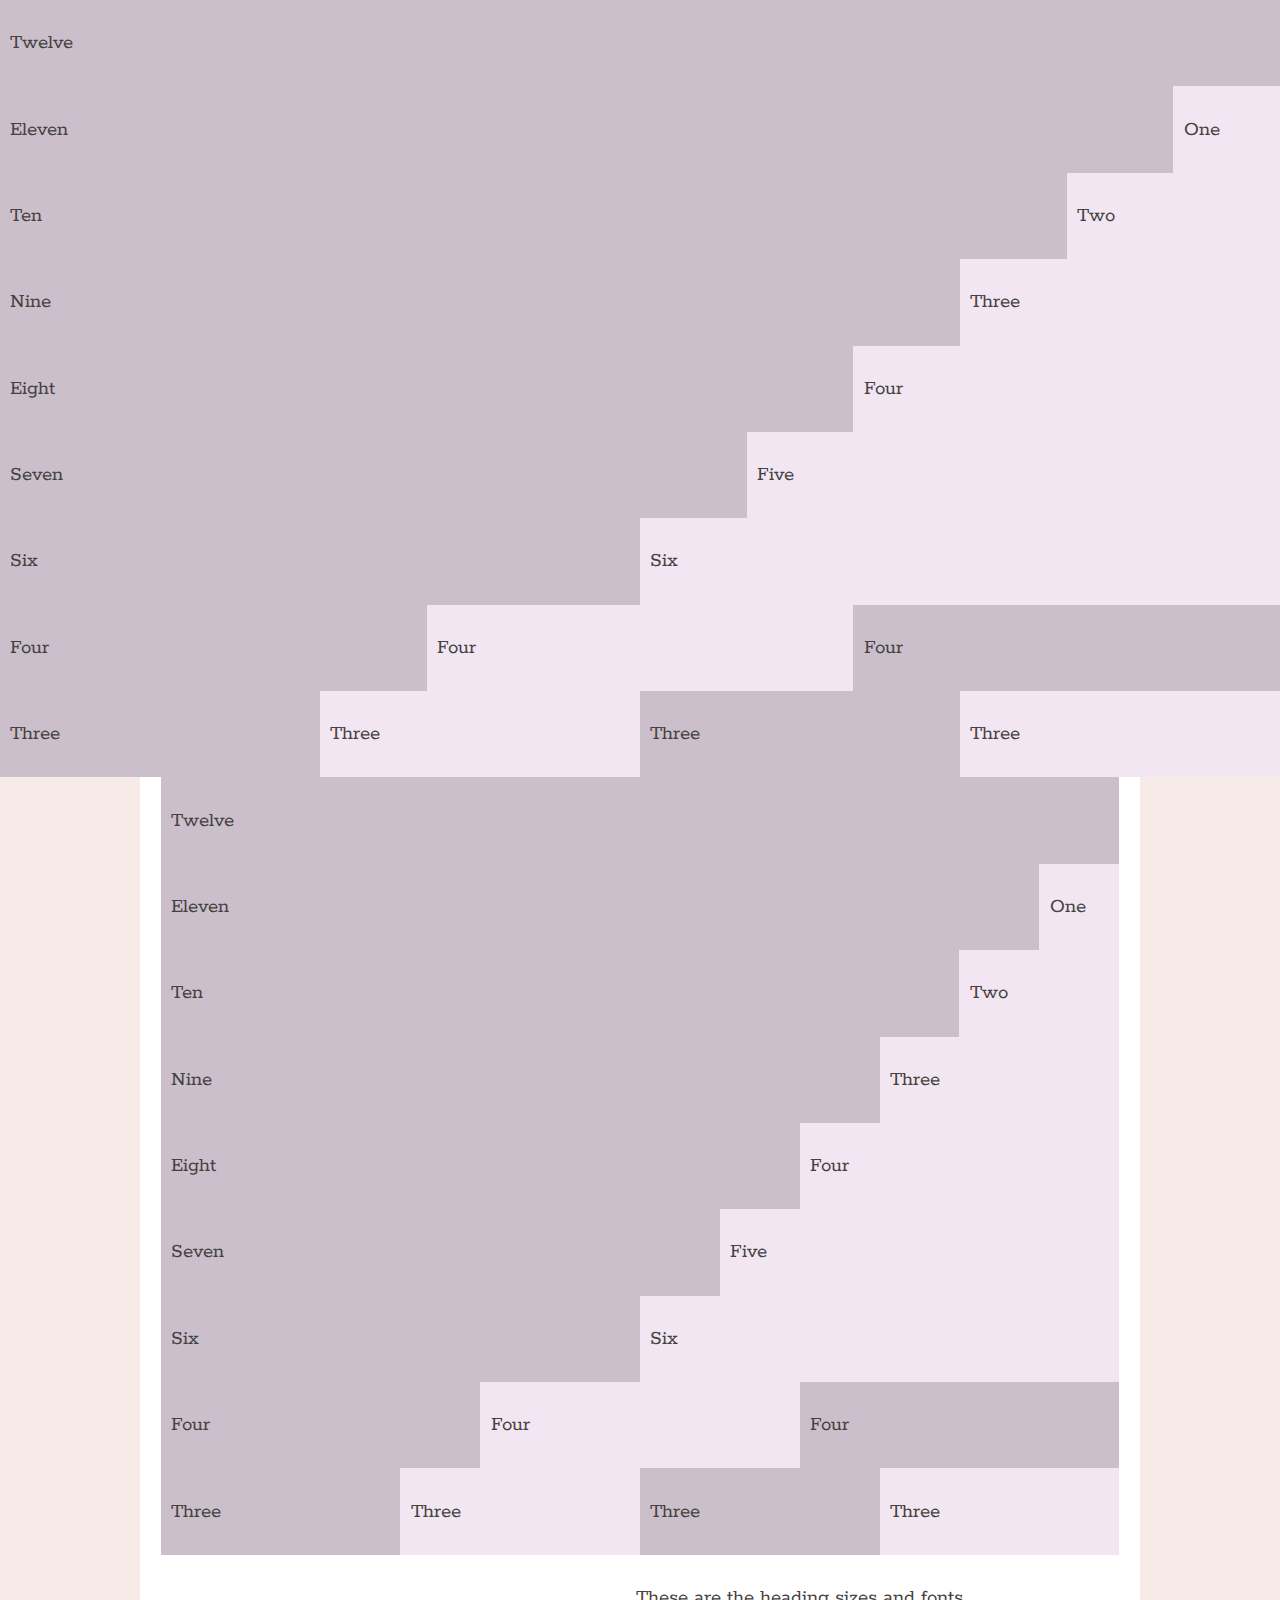
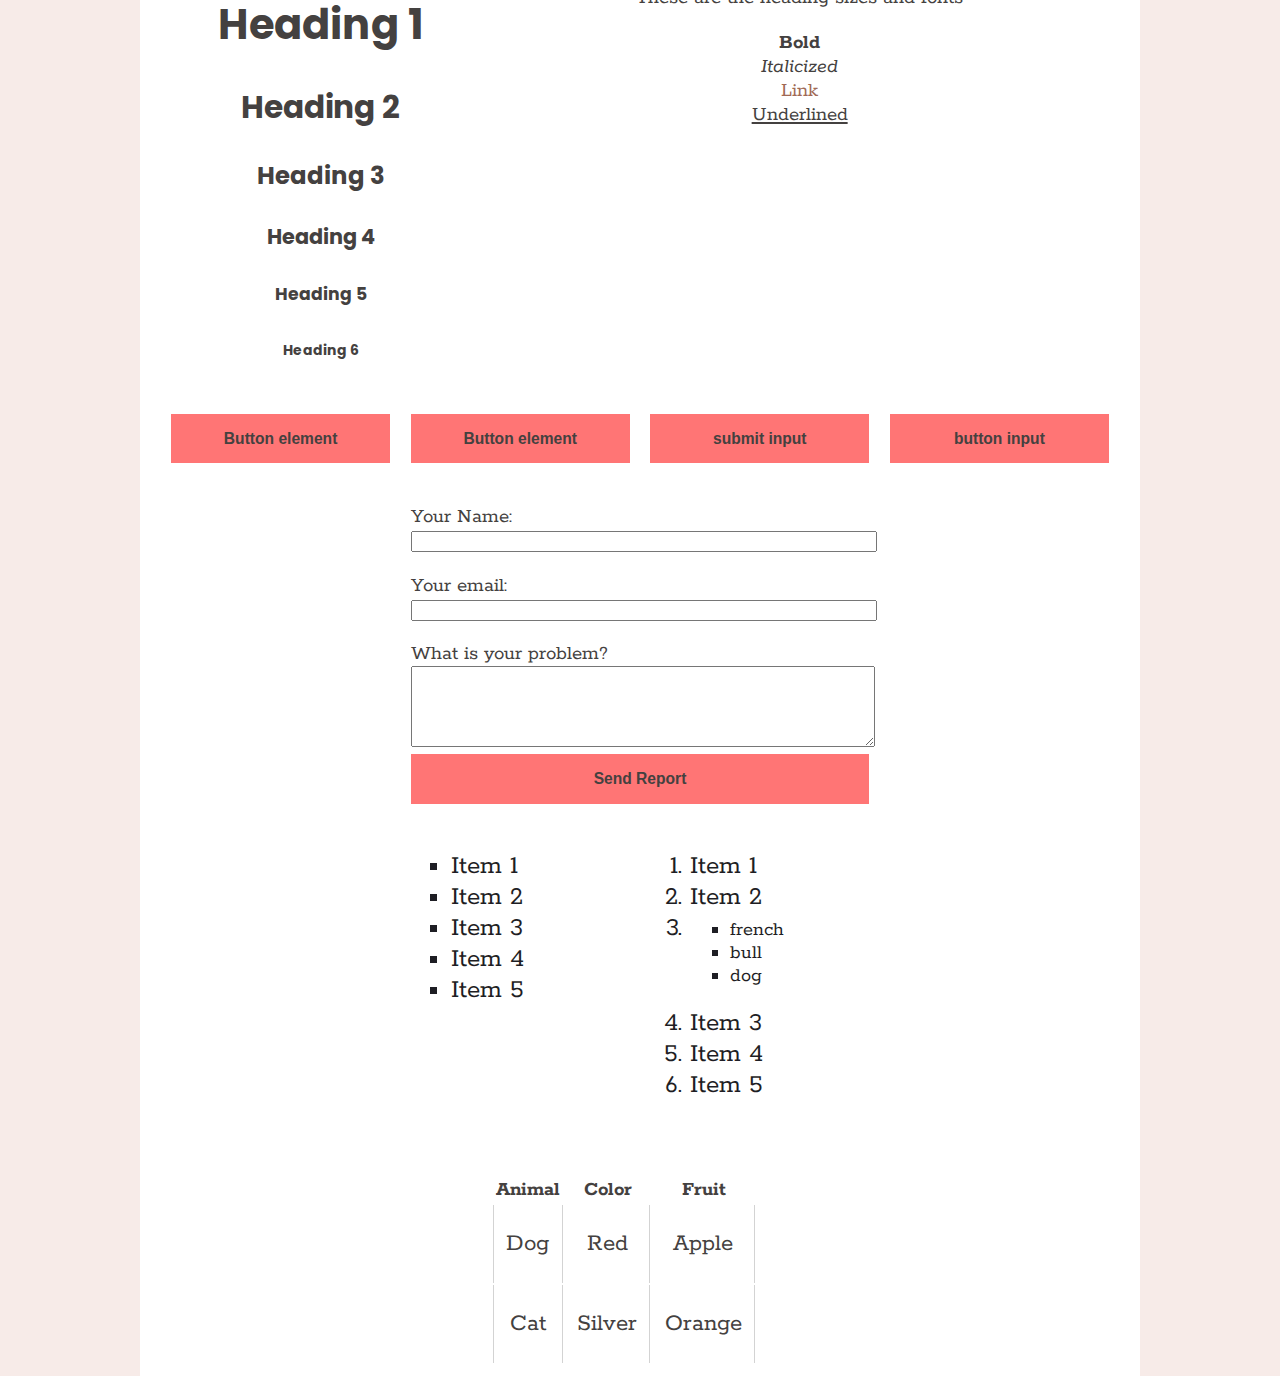
<file: index.html>
<!DOCTYPE html>
<html lang="en">
    
    <head>
        <meta charset="utf-8">
        <meta http-equiv="X-UA-Compatible" content="IE=edge">
        <title>Water Framework</title>
        
        <!-- Mobile Specific Metas
          –––––––––––––––––––––––––––––––––––––––––––––––––– -->
          <meta name="viewport" content="width=device-width, initial-scale=1">
        
        <meta name="description" content="A framework created by Alex Pulido.">
        <link type="text/css" rel="stylesheet" href="css/water.css" media="screen"> <!-- put screen for type of media -->
    </head>
    <body>
        
<!-- Columns without Wrapper -->
    <div class="row">
        <div class="twelve_columns ren">
            <p>Twelve</p>
        </div>
    </div>
    
    <div class="row">
        <div class="eleven_columns ren">
            <p>Eleven</p>
        </div>
        <div class="one_column sen">
            <p>One</p>
        </div>
    </div>
    
    <div class="row">
        <div class="ten_columns ren">
            <p>Ten</p>
        </div>
        <div class="two_columns sen">
            <p>Two</p>
        </div>
    </div>
    
    <div class="row">
        <div class="nine_columns ren">
            <p>Nine</p>
        </div>
        <div class="three_columns sen">
            <p>Three</p>
        </div>
    </div>
    
    <div class="row">
        <div class="eight_columns ren">
            <p>Eight</p>
        </div>
        <div class="four_columns sen">
            <p>Four</p>
        </div>
    </div>
    
    <div class="row">
        <div class="seven_columns ren">
            <p>Seven</p>
        </div>
        <div class="five_columns sen">
            <p>Five</p>
        </div>
    </div>
    
    <div class="row">
        <div class="six_columns ren">
            <p>Six</p>
        </div>
        <div class="six_columns sen">
            <p>Six</p>
        </div>
    </div>
    
    <div class="row">
        <div class="four_columns ren">
            <p>Four</p>
        </div>
        <div class="four_columns sen">
            <p>Four</p>
        </div>
        <div class="four_columns ren">
            <p>Four</p>
        </div>
    </div>
    
    <div class="row">
        <div class="three_columns ren">
            <p>Three</p>
        </div>
        <div class="three_columns sen">
            <p>Three</p>
        </div>
        <div class="three_columns ren">
            <p>Three</p>
        </div>
        <div class="three_columns sen">
            <p>Three</p>
        </div>
    </div>   
        
        
        
<!-- Columns with Wrapper -->
<div class="wrapper">
    <div class="row">
        <div class="twelve_columns ren">
            <p>Twelve</p>
        </div>
    </div>
    
    <div class="row">
        <div class="eleven_columns ren">
            <p>Eleven</p>
        </div>
        <div class="one_column sen">
            <p>One</p>
        </div>
    </div>
    
    <div class="row">
        <div class="ten_columns ren">
            <p>Ten</p>
        </div>
        <div class="two_columns sen">
            <p>Two</p>
        </div>
    </div>
    
    <div class="row">
        <div class="nine_columns ren">
            <p>Nine</p>
        </div>
        <div class="three_columns sen">
            <p>Three</p>
        </div>
    </div>
    
    <div class="row">
        <div class="eight_columns ren">
            <p>Eight</p>
        </div>
        <div class="four_columns sen">
            <p>Four</p>
        </div>
    </div>
    
    <div class="row">
        <div class="seven_columns ren">
            <p>Seven</p>
        </div>
        <div class="five_columns sen">
            <p>Five</p>
        </div>
    </div>
    
    <div class="row">
        <div class="six_columns ren">
            <p>Six</p>
        </div>
        <div class="six_columns sen">
            <p>Six</p>
        </div>
    </div>
    
    <div class="row">
        <div class="four_columns ren">
            <p>Four</p>
        </div>
        <div class="four_columns sen">
            <p>Four</p>
        </div>
        <div class="four_columns ren">
            <p>Four</p>
        </div>
    </div>
    
    <div class="row">
        <div class="three_columns ren">
            <p>Three</p>
        </div>
        <div class="three_columns sen">
            <p>Three</p>
        </div>
        <div class="three_columns ren">
            <p>Three</p>
        </div>
        <div class="three_columns sen">
            <p>Three</p>
        </div>
    </div> 
        
        
<!-- Heading font and sizes -->
    
<div class="row">
    <div class="four_columns center">
        <h1>Heading 1</h1>
        <h2>Heading 2</h2>
        <h3>Heading 3</h3>
        <h4>Heading 4</h4>
        <h5>Heading 5</h5>
        <h6>Heading 6</h6>
    </div>
    <div class="eight_columns center">
        <p>These are the heading sizes and fonts</p>
        <p><b>Bold</b><br>
           <em>Italicized</em><br>
            <a>Link</a><br>
            <u>Underlined</u>
        </p>
    </div>
</div>

<!-- Buttons -->
<div class="row">
    <div class="three_columns center">
        <!-- <a class="button" href="#">Anchor button</a> --><button>Button element</button>
    </div>
    <div class="three_columns center">
        <button>Button element</button>
    </div>
    <div class="three_columns center">
        <input type="submit" value="submit input">
    </div>
    <div class="three_columns center">
        <input type="button" value="button input">
    </div>  
</div>    
    
<!-- Forms -->
<div class="row">
    <div class="three_columns"></div>
    <div class="six_columns center">
        
        <form method="post">
            <p>Your Name: </p>
            <input type="text" name="name" id="name" required>
            <p>Your email: </p>
            <input type="email" name="email" id="email" required>
            <p>What is your problem?</p>
            <textarea rows="5" cols="40" name="comments" id="comments"></textarea>
            <input type="submit" name="submit" value="Send Report" class="btn">
        </form>
        
    </div>
    <div class="three_columns"></div>
</div>
    
<!-- lists -->
<div class="row">
    <div class="three_columns"></div>
    <div class="three_columns">
        <ul>
            <li>Item 1</li>
            <li>Item 2</li>
            <li>Item 3</li>
            <li>Item 4</li>
            <li>Item 5</li>
        </ul>
    </div>
    <div class="three_columns">
        <ol>
            <li>Item 1</li>
            <li>Item 2</li>
            <li>
                <ul>
                    <li>french</li>
                    <li>bull</li>
                    <li>dog</li>
                </ul>
            </li>
            <li>Item 3</li>
            <li>Item 4</li>
            <li>Item 5</li>
        </ol>
    </div>
    <div class="three_columns"></div>
</div>   
    
<!-- Tables -->  
<div class="row">
    <div class="four_columns"></div>
    <div class="four_columns">
        <table>
            <thead>
                <tr>
                    <th>Animal</th>
                    <th>Color</th>
                    <th>Fruit</th>
                </tr>
            </thead>
            <tbody>
                <tr>
                    <td>Dog</td>
                    <td>Red</td>
                    <td>Apple</td>
                </tr>
                <tr>
                    <td>Cat</td>
                    <td>Silver</td>
                    <td>Orange</td>
                </tr>
            </tbody>
        </table>
    </div>
    <div class="four_columns"></div>
</div>
</div>      
    </body>
</html>
</file>
<file: css/water.css>
/* Generated by less 2.5.1 */
/* -----------------------------------------------------------------
LESS Styling
------------------------------------------------------------------- */
/* -----------------------------------------------------------------
Responsive at mobile size
------------------------------------------------------------------- */
@import url('https://fonts.googleapis.com/css?family=Roboto+Slab|Poppins|Rokkitt');
body {
  font-size: 1em;
  margin: 0 0;
  padding: 0 0;
  background-size: cover;
  background-color: #f7ebe8;
  font-family: 'Rokkitt', Arial;
  color: #444140;
}
/*-----------------------------------------------------------------
    Link Styling
-----------------------------------------------------------------*/
a {
  text-decoration: none;
  color: #a16a55;
}
a:hover {
  color: #ffa987;
}
/*-----------------------------------------------------------------
    Heading styling
-----------------------------------------------------------------*/
h1 {
  font-size: 2em;
  font-family: 'Poppins', sans-serif;
}
h2 {
  font-size: 1.5em;
  font-family: 'Poppins', sans-serif;
}
h3 {
  font-size: 1.17;
  font-family: 'Poppins', sans-serif;
}
h4 {
  font-size: 1em;
  font-family: 'Poppins', sans-serif;
}
h5 {
  font-size: .83em;
  font-family: 'Poppins', sans-serif;
}
h6 {
  font-size: .67em;
  font-family: 'Poppins', sans-serif;
}
/*-----------------------------------------------------------------
    Image Sizing
-----------------------------------------------------------------*/
img {
  width: 100%;
}
/*-----------------------------------------------------------------
    Button Styling
-----------------------------------------------------------------*/
button {
  background-color: #ff7575;
  color: #444140;
  border-style: none;
  padding: 1em 2em;
  cursor: pointer;
  font-size: .75em;
  font-weight: bold;
}
button:hover {
  background-color: #e54b4b;
  color: #ffa987;
  transition: background-color 0.15s ease;
}
a.button {
  font-family: "Poppins", sans-serif;
  background-color: #ff7575;
  color: #444140;
  border-style: none;
  padding: 1em 2em;
  cursor: pointer;
  font-size: 2em;
  font-weight: bold;
}
a.button:hover {
  background-color: #e54b4b;
  transition: background-color 0.15s ease;
}
input[type=submit] {
  background-color: #ff7575;
  color: #444140;
  border-style: none;
  padding: 1em 2em;
  cursor: pointer;
  font-size: .75em;
  font-weight: bold;
}
input[type=submit]:hover {
  background-color: #e54b4b;
  transition: background-color 0.15s ease;
}
input[type=button] {
  background-color: #ff7575;
  color: #444140;
  border-style: none;
  padding: 1em 2em;
  cursor: pointer;
  font-size: .75em;
  font-weight: bold;
}
input[type=button]:hover {
  background-color: #e54b4b;
  transition: background-color 0.15s ease;
}
/*-----------------------------------------------------------------
    Table Sizing
-----------------------------------------------------------------*/
table tr td {
  font-size: 1.2em;
  text-align: center;
  padding-top: 1em;
  padding-bottom: 1em;
}
table td {
  padding: .5em;
  border-right: solid 1px;
  border-color: #d3d3d3;
}
table tr td:first-of-type {
  border-left: solid 1px;
  border-color: #d3d3d3;
}
.comparisons {
  padding-top: 1em;
  padding-bottom: 1em;
}
.comparisons td {
  padding: .5em;
  border-right: solid 1px;
  border-color: #d3d3d3;
}
.comparisonFirst {
  border-left: solid 1px;
  border-color: #d3d3d3;
}
/*-----------------------------------------------------------------
    List CSS
-----------------------------------------------------------------*/
ul {
  padding-bottom: 1em;
  font-size: 1.3em;
  list-style-type: square;
  color: #1e1e24;
}
ol {
  padding-bottom: 1em;
  font-size: 1.3em;
  color: #1e1e24;
}
ol ul {
  font-size: .75em;
  list-style-type: square;
}
/*-----------------------------------------------------------------
    Form CSS
-----------------------------------------------------------------*/
form {
  width: 100%;
}
input {
  width: 100%;
}
textarea {
  width: 100%;
}
form table tr td {
  text-align: right;
}
form table td + td {
  text-align: left;
}
form p {
  margin-bottom: 0px;
  float: left;
}
/*-----------------------------------------------------------------
    Gallery CSS
-----------------------------------------------------------------*/
.thumb {
  cursor: pointer;
}
/*-----------------------------------------------------------------
    Iframe video styling
-----------------------------------------------------------------*/
.videoWrapper {
  padding-bottom: 10%;
}
.videoWrapper iframe {
  width: 100%;
  height: 20em;
}
/*-----------------------------------------------------------------
    No Loading CSS
-----------------------------------------------------------------*/
.show {
  display: block;
}
.hide {
  display: none;
}
/*-----------------------------------------------------------------
    Responsive Styling
-----------------------------------------------------------------*/
.wrapper {
  width: 25em;
  margin: 0px  auto;
  padding: 0 1em;
  background-color: #ffffff;
  box-sizing: border-box;
}
.one_column {
  width: 100%;
  float: left;
  box-sizing: border-box;
  padding: .5em;
}
.two_columns {
  width: 100%;
  float: left;
  box-sizing: border-box;
  padding: .5em;
}
.three_columns {
  width: 100%;
  float: left;
  box-sizing: border-box;
  padding: .5em;
}
.four_columns {
  width: 100%;
  float: left;
  box-sizing: border-box;
  padding: .5em;
}
.five_columns {
  width: 100%;
  float: left;
  box-sizing: border-box;
  padding: .5em;
}
.six_columns {
  width: 100%;
  float: left;
  box-sizing: border-box;
  padding: .5em;
}
.seven_columns {
  width: 100%;
  float: left;
  box-sizing: border-box;
  padding: .5em;
}
.eight_columns {
  width: 100%;
  float: left;
  box-sizing: border-box;
  padding: .5em;
}
.nine_columns {
  width: 100%;
  float: left;
  box-sizing: border-box;
  padding: .5em;
}
.ten_columns {
  width: 100%;
  float: left;
  box-sizing: border-box;
  padding: .5em;
}
.eleven_columns {
  width: 100%;
  float: left;
  box-sizing: border-box;
  padding: .5em;
}
.twelve_columns {
  width: 100%;
  float: left;
  box-sizing: border-box;
  padding: .5em;
}
/* -----------------------------------------------------------------
Footer CSS
------------------------------------------------------------------- */
footer {
  display: block;
  background-color: #182419;
  color: #ffffff;
  padding-top: .5em;
}
/* -----------------------------------------------------------------
Responsive between 550px and 800px
------------------------------------------------------------------- */
@media (min-width: 550px) {
  .wrapper {
    width: 500px;
  }
  .one_column {
    width: 8.33%;
    float: left;
    box-sizing: border-box;
    padding: .5em;
  }
  .two_columns {
    width: 16.66%;
    float: left;
    box-sizing: border-box;
    padding: .5em;
  }
  .three_columns {
    width: 25%;
    float: left;
    box-sizing: border-box;
    padding: .5em;
  }
  .four_columns {
    width: 33.33%;
    float: left;
    box-sizing: border-box;
    padding: .5em;
  }
  .five_columns {
    width: 41.66%;
    float: left;
    box-sizing: border-box;
    padding: .5em;
  }
  .six_columns {
    width: 50%;
    float: left;
    box-sizing: border-box;
    padding: .5em;
  }
  .seven_columns {
    width: 58.33%;
    float: left;
    box-sizing: border-box;
    padding: .5em;
  }
  .eight_columns {
    width: 66.66%;
    float: left;
    box-sizing: border-box;
    padding: .5em;
  }
  .nine_columns {
    width: 75%;
    float: left;
    box-sizing: border-box;
    padding: .5em;
  }
  .ten_columns {
    width: 83.33%;
    float: left;
    box-sizing: border-box;
    padding: .5em;
  }
  .eleven_columns {
    width: 91.66%;
    float: left;
    box-sizing: border-box;
    padding: .5em;
  }
  .twelve_columns {
    width: 100%;
    float: left;
    box-sizing: border-box;
    padding: .5em;
  }
  body {
    font-size: 1.3em;
  }
  .center {
    text-align: center;
    align-content: center;
  }
  button {
    width: 100%;
  }
  .ps {
    margin-bottom: 10px;
    box-shadow: 0 4px 8px 0 rgba(0, 0, 0, 0.2), 0 6px 20px 0 rgba(0, 0, 0, 0.19);
  }
}
/* -----------------------------------------------------------------
Responsive between 800px and 1100px
------------------------------------------------------------------- */
@media (min-width: 800px) {
  .wrapper {
    width: 760px;
    background-color: white;
  }
}
.wrapper:after,
.row:after,
.u-cf {
  content: "";
  display: table;
  clear: both;
}
/* -----------------------------------------------------------------
Responsive after 1100px
------------------------------------------------------------------- */
@media (min-width: 1100px) {
  .wrapper {
    width: 1000px;
  }
}
/*------------------------------------------------------------------- Input your code here -------------------------------------------------------------*/
/* -----------------------------------------------------------------
Mobile CSS
------------------------------------------------------------------- */
.sen {
  background-color: #F1E6F2;
}
.ren {
  background-color: #CBBFCC;
}
/* -----------------------------------------------------------------
screen sizes from 550px to 799px
------------------------------------------------------------------- */
/* -----------------------------------------------------------------
For screens larger than 800px
------------------------------------------------------------------- */
/* -----------------------------------------------------------------
Responsive after 1100px
------------------------------------------------------------------- */
</file>
